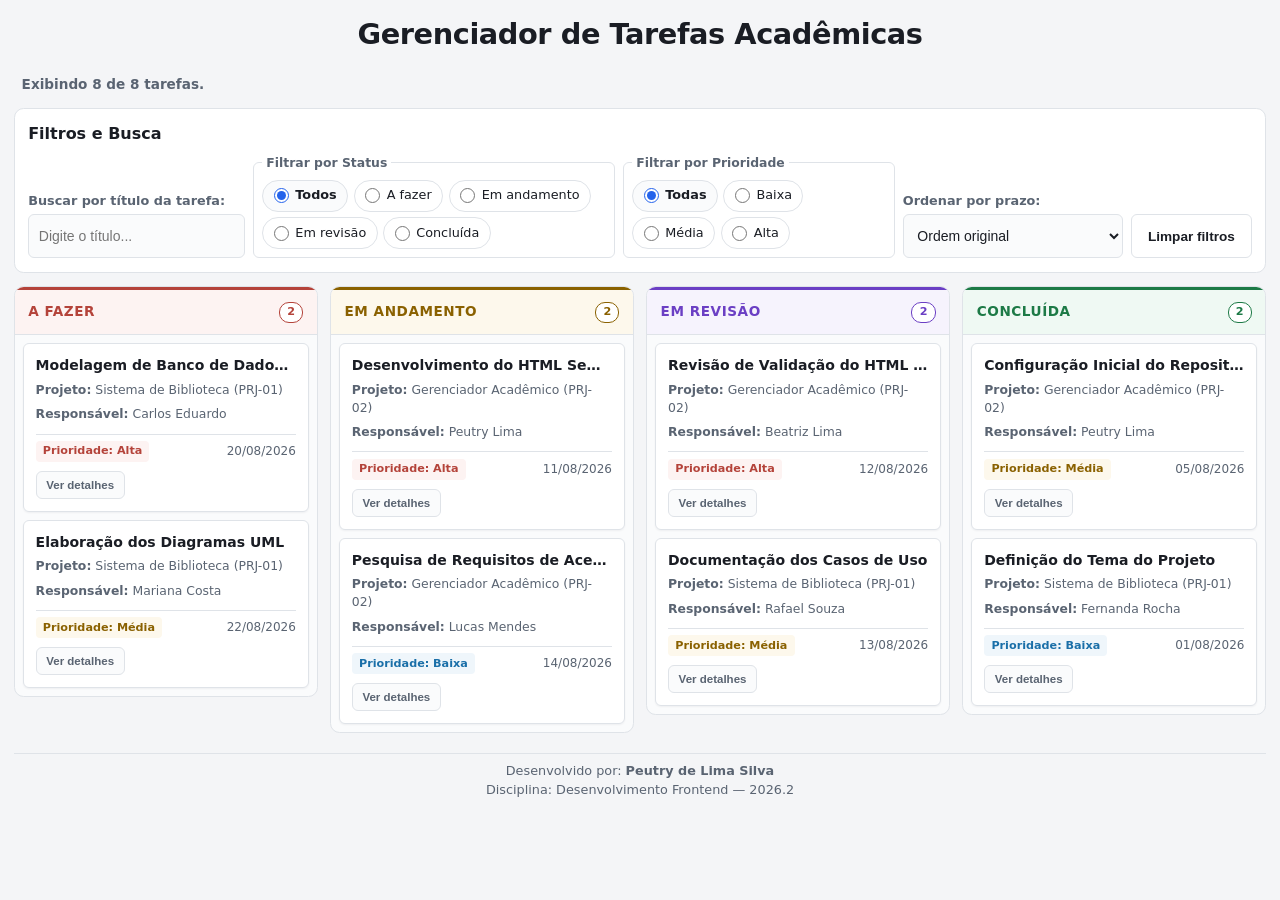
<file: index.html>
<!DOCTYPE html>
<html lang="pt-BR">
<head>
  <meta charset="UTF-8">
  <meta name="viewport" content="width=device-width, initial-scale=1.0">
  <title>Gerenciador de Tarefas Acadêmicas - Quadro de Projetos</title>
  <link rel="stylesheet" href="style.css">
</head>
<body>

  <header class="app-header">
    <h1>Gerenciador de Tarefas Acadêmicas</h1>
  </header>

  <main class="app-main">
    <!-- Região de status/resultados: existe desde o início e está vazia -->
    <div id="regiao-status" role="status" aria-live="polite" class="status-regiao"></div>

    <!-- Região de Busca e Filtros -->
    <section class="filters-section" aria-labelledby="titulo-filtros">
      <h2 id="titulo-filtros">Filtros e Busca</h2>

      <form class="filters-form" role="search">
        <div class="form-group">
          <label for="busca-titulo">Buscar por título da tarefa:</label>
          <input type="search" id="busca-titulo" name="busca-titulo" placeholder="Digite o título...">
        </div>

        <fieldset class="filter-group">
          <legend>Filtrar por Status</legend>
          <div class="radio-options">
            <label class="radio-item">
              <input type="radio" id="status-todos" name="filtro-status" value="todos" checked>
              <span>Todos</span>
            </label>

            <label class="radio-item">
              <input type="radio" id="status-a-fazer" name="filtro-status" value="a-fazer">
              <span>A fazer</span>
            </label>

            <label class="radio-item">
              <input type="radio" id="status-em-andamento" name="filtro-status" value="em-andamento">
              <span>Em andamento</span>
            </label>

            <label class="radio-item">
              <input type="radio" id="status-em-revisao" name="filtro-status" value="em-revisao">
              <span>Em revisão</span>
            </label>

            <label class="radio-item">
              <input type="radio" id="status-concluida" name="filtro-status" value="concluida">
              <span>Concluída</span>
            </label>
          </div>
        </fieldset>

        <fieldset class="filter-group">
          <legend>Filtrar por Prioridade</legend>
          <div class="radio-options">
            <label class="radio-item">
              <input type="radio" id="prio-todas" name="filtro-prioridade" value="todas" checked>
              <span>Todas</span>
            </label>

            <label class="radio-item">
              <input type="radio" id="prio-baixa" name="filtro-prioridade" value="baixa">
              <span>Baixa</span>
            </label>

            <label class="radio-item">
              <input type="radio" id="prio-media" name="filtro-prioridade" value="media">
              <span>Média</span>
            </label>

            <label class="radio-item">
              <input type="radio" id="prio-alta" name="filtro-prioridade" value="alta">
              <span>Alta</span>
            </label>
          </div>
        </fieldset>

        <div class="form-group">
          <label for="ordenacao-prazo">Ordenar por prazo:</label>
          <select id="ordenacao-prazo" name="ordenacao-prazo">
            <option value="padrao">Ordem original</option>
            <option value="prazo-asc">Prazo mais próximo primeiro</option>
            <option value="prazo-desc">Prazo mais distante primeiro</option>
          </select>
        </div>

        <div class="form-group form-group-acoes">
          <button type="button" id="limpar-filtros" class="btn-limpar">Limpar filtros</button>
        </div>
      </form>
    </section>

    <!-- Quadro Kanban em 4 Colunas: os cartões são inseridos por JavaScript -->
    <div class="board-grid">
      <!-- Coluna: A Fazer -->
      <section class="status-column status-todo" aria-labelledby="status-a-fazer-heading">
        <header class="column-header">
          <h2 id="status-a-fazer-heading">A Fazer</h2>
          <span class="task-count">0</span>
        </header>
        <ul class="task-list"></ul>
      </section>

      <!-- Coluna: Em Andamento -->
      <section class="status-column status-in-progress" aria-labelledby="status-em-andamento-heading">
        <header class="column-header">
          <h2 id="status-em-andamento-heading">Em Andamento</h2>
          <span class="task-count">0</span>
        </header>
        <ul class="task-list"></ul>
      </section>

      <!-- Coluna: Em Revisão -->
      <section class="status-column status-review" aria-labelledby="status-em-revisao-heading">
        <header class="column-header">
          <h2 id="status-em-revisao-heading">Em Revisão</h2>
          <span class="task-count">0</span>
        </header>
        <ul class="task-list"></ul>
      </section>

      <!-- Coluna: Concluída -->
      <section class="status-column status-done" aria-labelledby="status-concluida-heading">
        <header class="column-header">
          <h2 id="status-concluida-heading">Concluída</h2>
          <span class="task-count">0</span>
        </header>
        <ul class="task-list"></ul>
      </section>
    </div>
  </main>

  <!-- Detalhes da tarefa: existe vazio na marcação e é preenchido por JavaScript -->
  <dialog id="dialogo-tarefa" class="dialogo" aria-labelledby="dialogo-titulo">
    <div class="dialogo-conteudo">
      <h2 id="dialogo-titulo" class="dialogo-titulo"></h2>

      <dl class="dialogo-lista">
        <dt>Projeto</dt>
        <dd id="detalhe-projeto"></dd>

        <dt>Responsável</dt>
        <dd id="detalhe-responsavel"></dd>

        <dt>Status</dt>
        <dd id="detalhe-status"></dd>

        <dt>Prioridade</dt>
        <dd id="detalhe-prioridade"></dd>

        <dt>Prazo</dt>
        <dd id="detalhe-prazo"></dd>

        <dt>Descrição</dt>
        <dd id="detalhe-descricao"></dd>
      </dl>

      <div class="dialogo-acoes">
        <button type="button" id="fechar-dialogo" class="btn-limpar">Fechar</button>
      </div>
    </div>
  </dialog>

  <footer class="app-footer">
    <p>Desenvolvido por: <strong>Peutry de Lima Silva</strong></p>
    <p>Disciplina: Desenvolvimento Frontend — 2026.2</p>
  </footer>

  <script type="module" src="js/app.js"></script>
</body>
</html>
</file>
<file: style.css>
:root {
  /* Superfícies e texto */
  --color-bg: #f4f5f7;
  --color-surface: #ffffff;
  --color-surface-alt: #fafbfc;
  --color-text: #1a1d24;
  --color-text-muted: #5a6472;
  --color-border: #dfe3e8;
  --color-focus: #2563eb;

  /* Uma cor por status (tom escuro: usado em texto e na barra de acento) */
  --status-a-fazer: #b4433a;
  --status-em-andamento: #8a6100;
  --status-em-revisao: #6b3fc4;
  --status-concluida: #1d7a46;

  /* Fundo claro correspondente a cada status */
  --status-a-fazer-bg: #fdf3f2;
  --status-em-andamento-bg: #fdf8ec;
  --status-em-revisao-bg: #f6f3fd;
  --status-concluida-bg: #eff9f3;

  /* Uma cor por prioridade */
  --prio-alta: #b4433a;
  --prio-media: #8a6100;
  --prio-baixa: #1a6fa8;

  /* Escala de espaçamento */
  --space-xs: 0.35rem;
  --space-sm: 0.5rem;
  --space-md: 0.85rem;
  --space-lg: 1.25rem;

  --radius-sm: 0.375rem;
  --radius-md: 0.6rem;
}

*,
*::before,
*::after {
  box-sizing: border-box;
  margin: 0;
  padding: 0;
}

body {
  font-family: system-ui, -apple-system, BlinkMacSystemFont, 'Segoe UI', Roboto, sans-serif;
  background-color: var(--color-bg);
  color: var(--color-text);
  line-height: 1.45;
  padding: var(--space-md);
  max-width: 1440px;
  margin: 0 auto;
}

/* TIPOGRAFIA */
h1 {
  font-size: clamp(1.3rem, 2vw + 0.8rem, 1.8rem);
  text-align: center;
  margin-bottom: var(--space-md);
  color: var(--color-text);
  letter-spacing: -0.015em;
}

:focus-visible {
  outline: 2px solid var(--color-focus);
  outline-offset: 2px;
}

/* REGIÃO DE STATUS / RESULTADOS */
.status-regiao {
  min-height: 1.5rem;
  margin-bottom: var(--space-sm);
  padding: var(--space-xs) var(--space-sm);
  font-size: 0.85rem;
  font-weight: 600;
  color: var(--color-text-muted);
}

/* FILTROS E BUSCA */
.filters-section {
  background-color: var(--color-surface);
  border: 1px solid var(--color-border);
  border-radius: var(--radius-md);
  padding: var(--space-md);
  margin-bottom: var(--space-md);
}

.filters-section h2 {
  font-size: 1rem;
  margin-bottom: var(--space-sm);
}

.filters-form {
  display: grid;
  grid-template-columns: 1fr;
  gap: var(--space-sm);
}

.form-group {
  display: flex;
  flex-direction: column;
  gap: 0.25rem;
}

.form-group label {
  font-weight: 600;
  font-size: 0.8rem;
  color: var(--color-text-muted);
}

.form-group input[type="search"],
.form-group select {
  min-height: 2.75rem;
  padding: 0.35rem 0.6rem;
  border: 1px solid var(--color-border);
  border-radius: var(--radius-sm);
  font-size: 0.875rem;
  background-color: var(--color-surface-alt);
  color: var(--color-text);
}

.form-group-acoes {
  justify-content: flex-end;
}

.btn-limpar {
  min-height: 2.75rem;
  min-width: 2.75rem;
  padding: 0.5rem 1rem;
  border: 1px solid var(--color-border);
  border-radius: var(--radius-sm);
  background-color: var(--color-surface);
  color: var(--color-text);
  font-size: 0.85rem;
  font-weight: 600;
  cursor: pointer;
}

.btn-limpar:hover {
  background-color: #eceff3;
}

.filter-group {
  border: 1px solid var(--color-border);
  border-radius: var(--radius-sm);
  padding: 0.5rem var(--space-sm);
}

.filter-group legend {
  padding: 0 0.25rem;
  font-size: 0.775rem;
  font-weight: 600;
  color: var(--color-text-muted);
}

/* OPÇÕES DE FILTRO */
.radio-options {
  display: flex;
  flex-wrap: wrap;
  gap: 0.35rem;
}

.radio-item {
  display: inline-flex;
  align-items: center;
  gap: 0.4rem;
  min-height: 2rem;
  padding: 0.3rem 0.65rem;
  border: 1px solid var(--color-border);
  border-radius: 16px;
  font-size: 0.8rem;
  cursor: pointer;
  background-color: var(--color-surface);
  color: var(--color-text);
  transition: background-color 0.15s ease, border-color 0.15s ease;
  user-select: none;
}

.radio-item:hover {
  background-color: var(--color-surface-alt);
  border-color: #c4cad2;
}

.radio-item:has(input:checked) {
  font-weight: 600;
  background-color: var(--color-surface-alt);
}

.radio-item input[type="radio"] {
  width: 0.95rem;
  height: 0.95rem;
  cursor: pointer;
  accent-color: var(--color-focus);
}

/* Cada bolinha e borda vem da propriedade personalizada do status */
#status-a-fazer { accent-color: var(--status-a-fazer); }
#status-em-andamento { accent-color: var(--status-em-andamento); }
#status-em-revisao { accent-color: var(--status-em-revisao); }
#status-concluida { accent-color: var(--status-concluida); }

.radio-item:has(#status-a-fazer:checked) { border-color: var(--status-a-fazer); }
.radio-item:has(#status-em-andamento:checked) { border-color: var(--status-em-andamento); }
.radio-item:has(#status-em-revisao:checked) { border-color: var(--status-em-revisao); }
.radio-item:has(#status-concluida:checked) { border-color: var(--status-concluida); }

#prio-baixa { accent-color: var(--prio-baixa); }
#prio-media { accent-color: var(--prio-media); }
#prio-alta { accent-color: var(--prio-alta); }

.radio-item:has(#prio-baixa:checked) { border-color: var(--prio-baixa); }
.radio-item:has(#prio-media:checked) { border-color: var(--prio-media); }
.radio-item:has(#prio-alta:checked) { border-color: var(--prio-alta); }

/* QUADRO */
.board-grid {
  display: grid;
  grid-template-columns: 1fr;
  gap: var(--space-md);
  align-items: start;
}

.status-column {
  border-radius: var(--radius-md);
  overflow: hidden;
  border: 1px solid var(--color-border);
  background-color: var(--color-surface-alt);
  display: flex;
  flex-direction: column;
  min-width: 0;
  min-height: 12rem;
}

/* A cor do status entra como barra de acento no topo, não como bloco */
.status-column .column-header {
  border-top: 3px solid var(--cor-status);
}

.status-column .column-header h2,
.status-column .task-count {
  color: var(--cor-status);
}

.status-todo {
  --cor-status: var(--status-a-fazer);
}
.status-todo .column-header { background-color: var(--status-a-fazer-bg); }

.status-in-progress {
  --cor-status: var(--status-em-andamento);
}
.status-in-progress .column-header { background-color: var(--status-em-andamento-bg); }

.status-review {
  --cor-status: var(--status-em-revisao);
}
.status-review .column-header { background-color: var(--status-em-revisao-bg); }

.status-done {
  --cor-status: var(--status-concluida);
}
.status-done .column-header { background-color: var(--status-concluida-bg); }

/* CABEÇALHO DA COLUNA */
.column-header {
  padding: 0.7rem var(--space-md);
  display: flex;
  align-items: center;
  justify-content: space-between;
  gap: var(--space-sm);
  border-bottom: 1px solid var(--color-border);
}

.column-header h2 {
  font-size: 0.85rem;
  font-weight: 700;
  margin: 0;
  text-transform: uppercase;
  letter-spacing: 0.04em;
}

.task-count {
  background-color: var(--color-surface);
  border: 1px solid currentColor;
  font-size: 0.7rem;
  font-weight: 700;
  padding: 0.1rem 0.45rem;
  border-radius: 10px;
}

/* LISTA E CARTÕES */
.task-list {
  list-style: none;
  padding: var(--space-sm);
  display: flex;
  flex-direction: column;
  gap: var(--space-sm);
  min-width: 0;
}

.task-card {
  background-color: var(--color-surface);
  border-radius: var(--radius-sm);
  padding: 0.75rem;
  border: 1px solid var(--color-border);
  box-shadow: 0 1px 2px rgba(16, 24, 40, 0.05);
  display: flex;
  flex-direction: column;
  gap: 0.4rem;
  min-width: 0;
}

.task-title {
  font-size: 0.875rem;
  font-weight: 700;
  color: var(--color-text);
  line-height: 1.3;
  min-width: 0;
  overflow: hidden;
  text-overflow: ellipsis;
  white-space: nowrap;
}

.project-info,
.assignee-info {
  font-size: 0.775rem;
  color: var(--color-text-muted);
}

.card-footer {
  display: flex;
  justify-content: space-between;
  align-items: center;
  gap: var(--space-sm);
  min-width: 0;
  margin-top: 0.25rem;
  padding-top: 0.4rem;
  border-top: 1px solid var(--color-border);
}

.priority {
  font-size: 0.7rem;
  font-weight: 700;
  padding: 0.15rem 0.45rem;
  border-radius: 4px;
  white-space: nowrap;
}

.priority-alta {
  background-color: var(--status-a-fazer-bg);
  color: var(--prio-alta);
}

.priority-media {
  background-color: var(--status-em-andamento-bg);
  color: var(--prio-media);
}

.priority-baixa {
  background-color: #eff6fb;
  color: var(--prio-baixa);
}

.due-date {
  font-size: 0.75rem;
  color: var(--color-text-muted);
  white-space: nowrap;
}

/* RODAPÉ */
.app-footer {
  margin-top: var(--space-lg);
  padding: var(--space-sm);
  text-align: center;
  border-top: 1px solid var(--color-border);
  font-size: 0.8rem;
  color: var(--color-text-muted);
}

/* Ponto de quebra: a partir daqui cabem os cinco controles de filtro
   lado a lado sem que os rótulos quebrem em duas linhas, e as quatro
   colunas do quadro convivem sem apertar o título dos cartões. */
@media (min-width: 1024px) {
  .filters-form {
    grid-template-columns: 1.2fr 2fr 1.5fr 1.2fr auto;
    align-items: end;
  }

  .board-grid {
    grid-template-columns: repeat(4, minmax(0, 1fr));
    gap: 0.75rem;
  }
}

/* ===== BOTÃO DE DETALHES NO CARTÃO ===== */
.btn-detalhes {
  align-self: flex-start;
  min-height: 1.75rem;
  margin-top: 0.15rem;
  padding: 0.25rem 0.6rem;
  border: 1px solid var(--color-border);
  border-radius: var(--radius-sm);
  background-color: var(--color-surface-alt);
  color: var(--color-text-muted);
  font-size: 0.72rem;
  font-weight: 600;
  cursor: pointer;
}

.btn-detalhes:hover {
  background-color: #eceff3;
  color: var(--color-text);
  border-color: #c4cad2;
}

/* ===== FICHA DE DETALHES (dialog) ===== */
.dialogo {
  width: min(32rem, calc(100vw - 2rem));
  padding: 0;
  border: 1px solid var(--color-border);
  border-radius: var(--radius-md);
  background-color: var(--color-surface);
  color: var(--color-text);
}

.dialogo::backdrop {
  background-color: rgba(15, 23, 42, 0.45);
}

.dialogo-conteudo {
  display: flex;
  flex-direction: column;
  gap: var(--space-md);
  padding: var(--space-lg);
}

.dialogo-titulo {
  font-size: 1.05rem;
  line-height: 1.3;
  padding-bottom: var(--space-sm);
  border-bottom: 1px solid var(--color-border);
}

.dialogo-lista {
  display: grid;
  grid-template-columns: 1fr;
  gap: var(--space-sm);
  font-size: 0.85rem;
}

.dialogo-lista dt {
  font-size: 0.72rem;
  font-weight: 700;
  text-transform: uppercase;
  letter-spacing: 0.04em;
  color: var(--color-text-muted);
}

.dialogo-lista dd {
  margin-bottom: var(--space-xs);
}

.dialogo-acoes {
  display: flex;
  justify-content: flex-end;
}

/* Ponto de quebra: a partir daqui a ficha tem largura suficiente para
   exibir rótulo e valor lado a lado sem que os valores quebrem linha. */
@media (min-width: 30rem) {
  .dialogo-lista {
    grid-template-columns: 9rem 1fr;
    gap: var(--space-xs) var(--space-md);
    align-items: baseline;
  }

  .dialogo-lista dd {
    margin-bottom: 0;
  }
}
</file>
